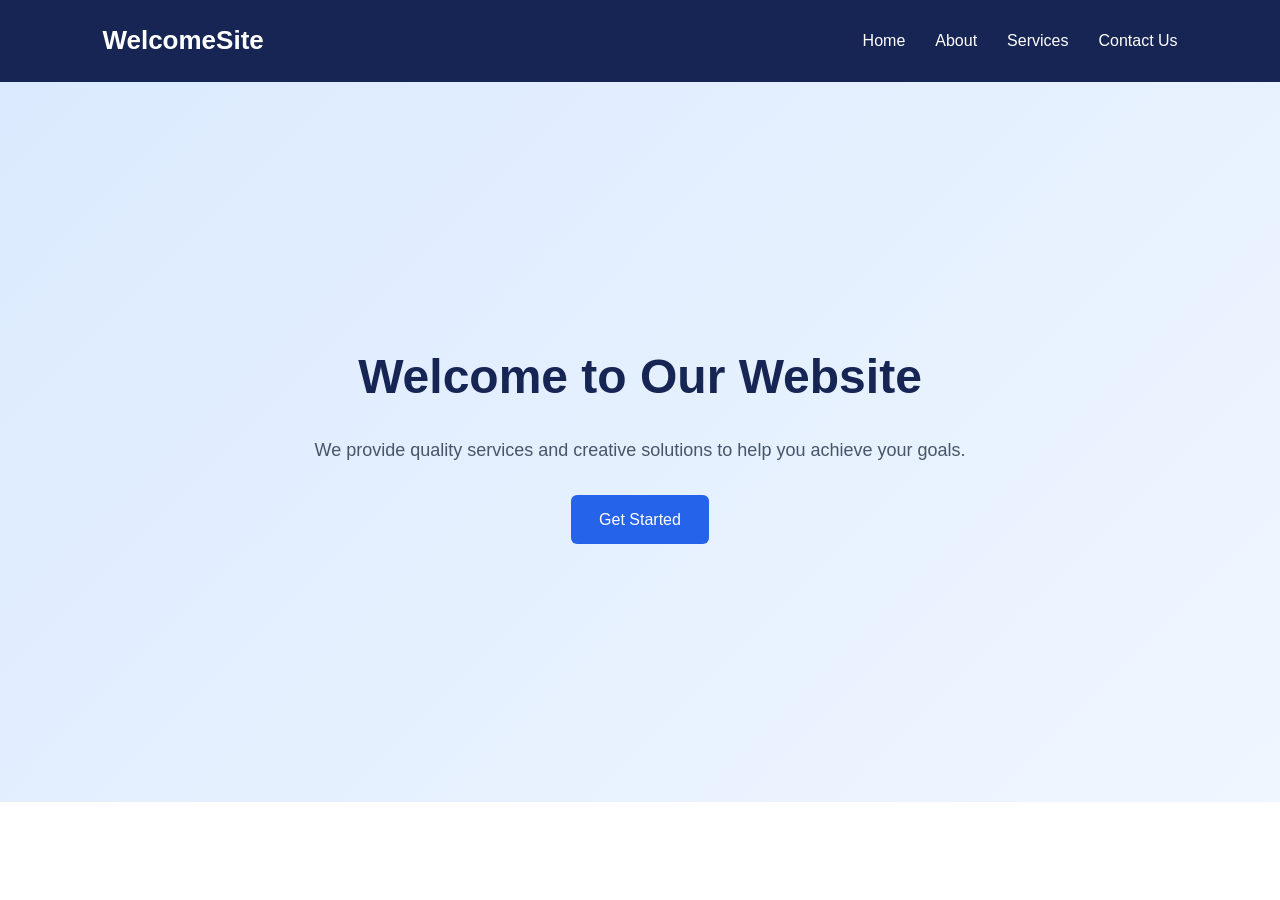
<file: index.html>
<!DOCTYPE html>
<html lang="en">
<head>
    <meta charset="UTF-8">
    <meta name="viewport" content="width=device-width, initial-scale=1.0">
    <title>Welcome to Our Website</title>
    <link rel="stylesheet" href="static/css/style.css">
</head>
<body>

    <!-- Navigation Bar -->
    <nav class="navbar">
        <h2 class="logo">WelcomeSite</h2>

        <ul class="nav-links">
            <li><a href="index.html#home">Home</a></li>
            <li><a href="about.html">About</a></li>
            <li><a href="service.html">Services</a></li>
            <li><a href="form.html">Contact Us</a></li>
        </ul>
    </nav>

    <!-- Home Section -->
    <section class="home" id="home">
        <div class="home-content">
            <h1>Welcome to Our Website</h1>
            <p>
                We provide quality services and creative solutions
                to help you achieve your goals.
            </p>
            <a href="#about" class="btn">Get Started</a>
        </div>
    </section>

    

   
    

</body>
</html>
</file>
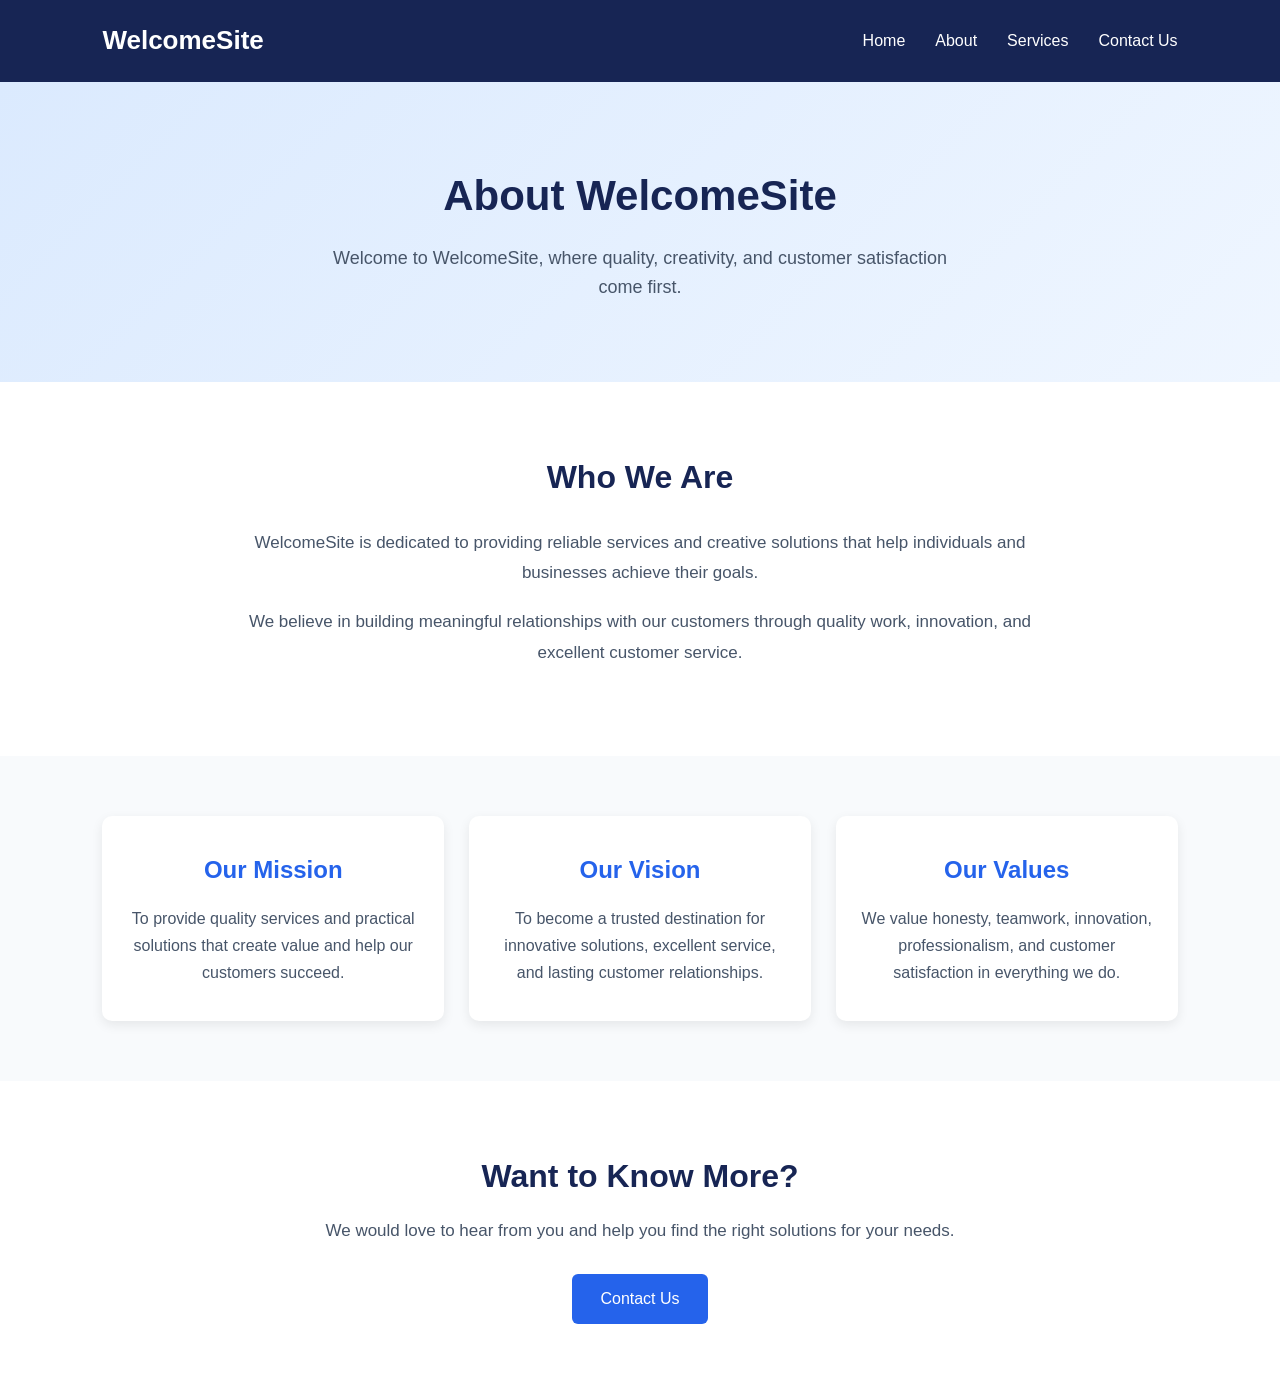
<file: about.html>
<!DOCTYPE html>
<html lang="en">
<head>
    <meta charset="UTF-8">
    <meta name="viewport" content="width=device-width, initial-scale=1.0">
    <title>About Us - WelcomeSite</title>
    <link rel="stylesheet" href="static/css/style.css">
</head>
<body>

    <!-- Navigation Bar -->
    <nav class="navbar">
        <h2 class="logo">WelcomeSite</h2>

        <ul class="nav-links">
            <li><a href="index.html">Home</a></li>
            <li><a href="about.html">About</a></li>
            <li><a href="service.html">Services</a></li>
            <li><a href="form.html">Contact Us</a></li>
        </ul>
    </nav>

    <!-- About Hero Section -->
    <section class="about-hero">
        

        <h1>About WelcomeSite</h1>

        <p>
            Welcome to WelcomeSite, where quality, creativity,
            and customer satisfaction come first.
        </p>
    </section>

    <!-- About Us Section -->
    <section class="about-section">
        <div class="about-content">
            <h2>Who We Are</h2>

            <p>
                WelcomeSite is dedicated to providing reliable services
                and creative solutions that help individuals and businesses
                achieve their goals.
            </p>

            <p>
                We believe in building meaningful relationships with our
                customers through quality work, innovation, and excellent
                customer service.
            </p>
        </div>
    </section>

    <!-- Mission and Vision -->
    <section class="mission-vision">

        <div class="info-card">
            <h2>Our Mission</h2>
            <p>
                To provide quality services and practical solutions
                that create value and help our customers succeed.
            </p>
        </div>

        <div class="info-card">
            <h2>Our Vision</h2>
            <p>
                To become a trusted destination for innovative solutions,
                excellent service, and lasting customer relationships.
            </p>
        </div>

        <div class="info-card">
            <h2>Our Values</h2>
            <p>
                We value honesty, teamwork, innovation, professionalism,
                and customer satisfaction in everything we do.
            </p>
        </div>

    </section>

    <!-- Call to Action -->
    <section class="about-contact">
        <h2>Want to Know More?</h2>

        <p>
            We would love to hear from you and help you find the
            right solutions for your needs.
        </p>

        <a href="form.html" class="btn">Contact Us</a>
    </section>

   

</body>
</html>
</file>
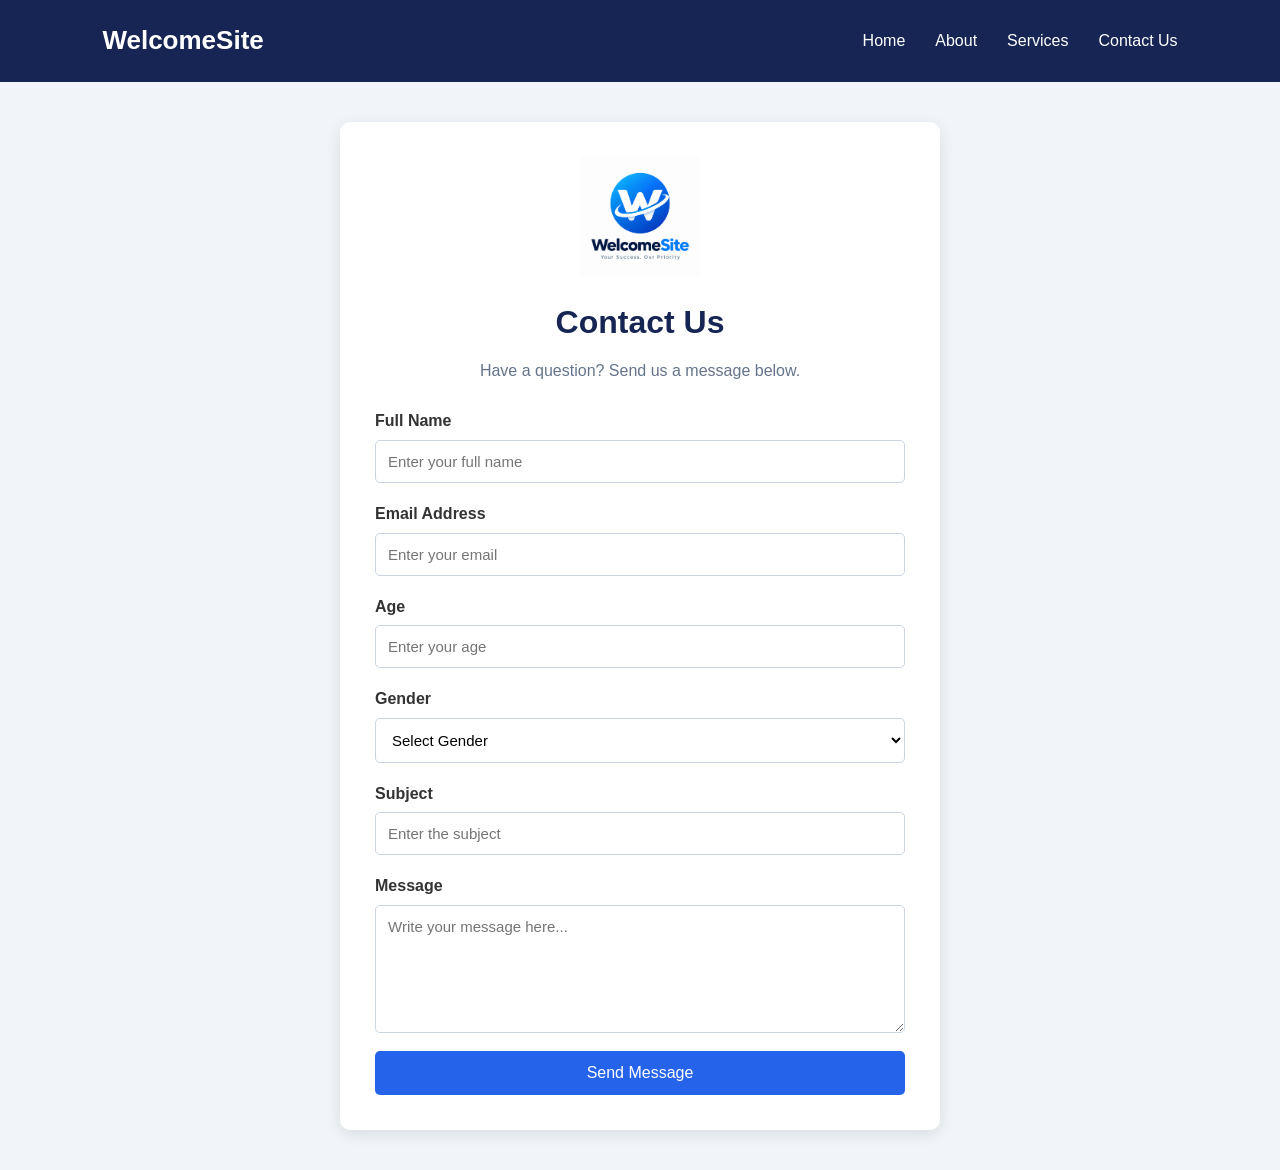
<file: form.html>
<!DOCTYPE html>
<html lang="en">
<head>
    <meta charset="UTF-8">
    <meta name="viewport" content="width=device-width, initial-scale=1.0">
    <title>Contact Us</title>
    <link rel="stylesheet" href="static/css/style.css">
</head>
<body>

    <nav class="navbar">
        <h2 class="logo">WelcomeSite</h2>

        <ul class="nav-links">
            <li><a href="index.html">Home</a></li>
            <li><a href="about.html">About</a></li>
            <li><a href="service.html">Services</a></li>
            <li><a href="form.html">Contact Us</a></li>
        </ul>
    </nav>

   
<section class="contact-section">
    <div class="contact-container">

        <!-- Logo -->
        <div class="form-logo">
            <img src="static/images/logo.png" alt="WelcomeSite Logo">
        </div>

        <h1>Contact Us</h1>
        <p>Have a question? Send us a message below.</p>

        <!-- Keep your existing form here -->
        <form action="#" method="post">

            <!-- Full Name -->
            <label for="name">Full Name</label>
            <input type="text" id="name" name="name"
                   placeholder="Enter your full name" required>

            <!-- Email -->
            <label for="email">Email Address</label>
            <input type="email" id="email" name="email"
                   placeholder="Enter your email" required>

            <!-- Age -->
            <label for="age">Age</label>
            <input type="number" id="age" name="age"
                   placeholder="Enter your age" min="1" max="120" required>

            <!-- Gender -->
            <label for="gender">Gender</label>
            <select id="gender" name="gender" required>
                <option value="">Select Gender</option>
                <option value="male">Male</option>
                <option value="female">Female</option>
            </select>

            <!-- Subject -->
            <label for="subject">Subject</label>
            <input type="text" id="subject" name="subject"
                   placeholder="Enter the subject" required>

            <!-- Message -->
            <label for="message">Message</label>
            <textarea id="message" name="message" rows="6"
                      placeholder="Write your message here..."
                      required></textarea>

            <button type="submit">Send Message</button>
        </form>

    </div>
</section>


   

</body>
</html>
</file>
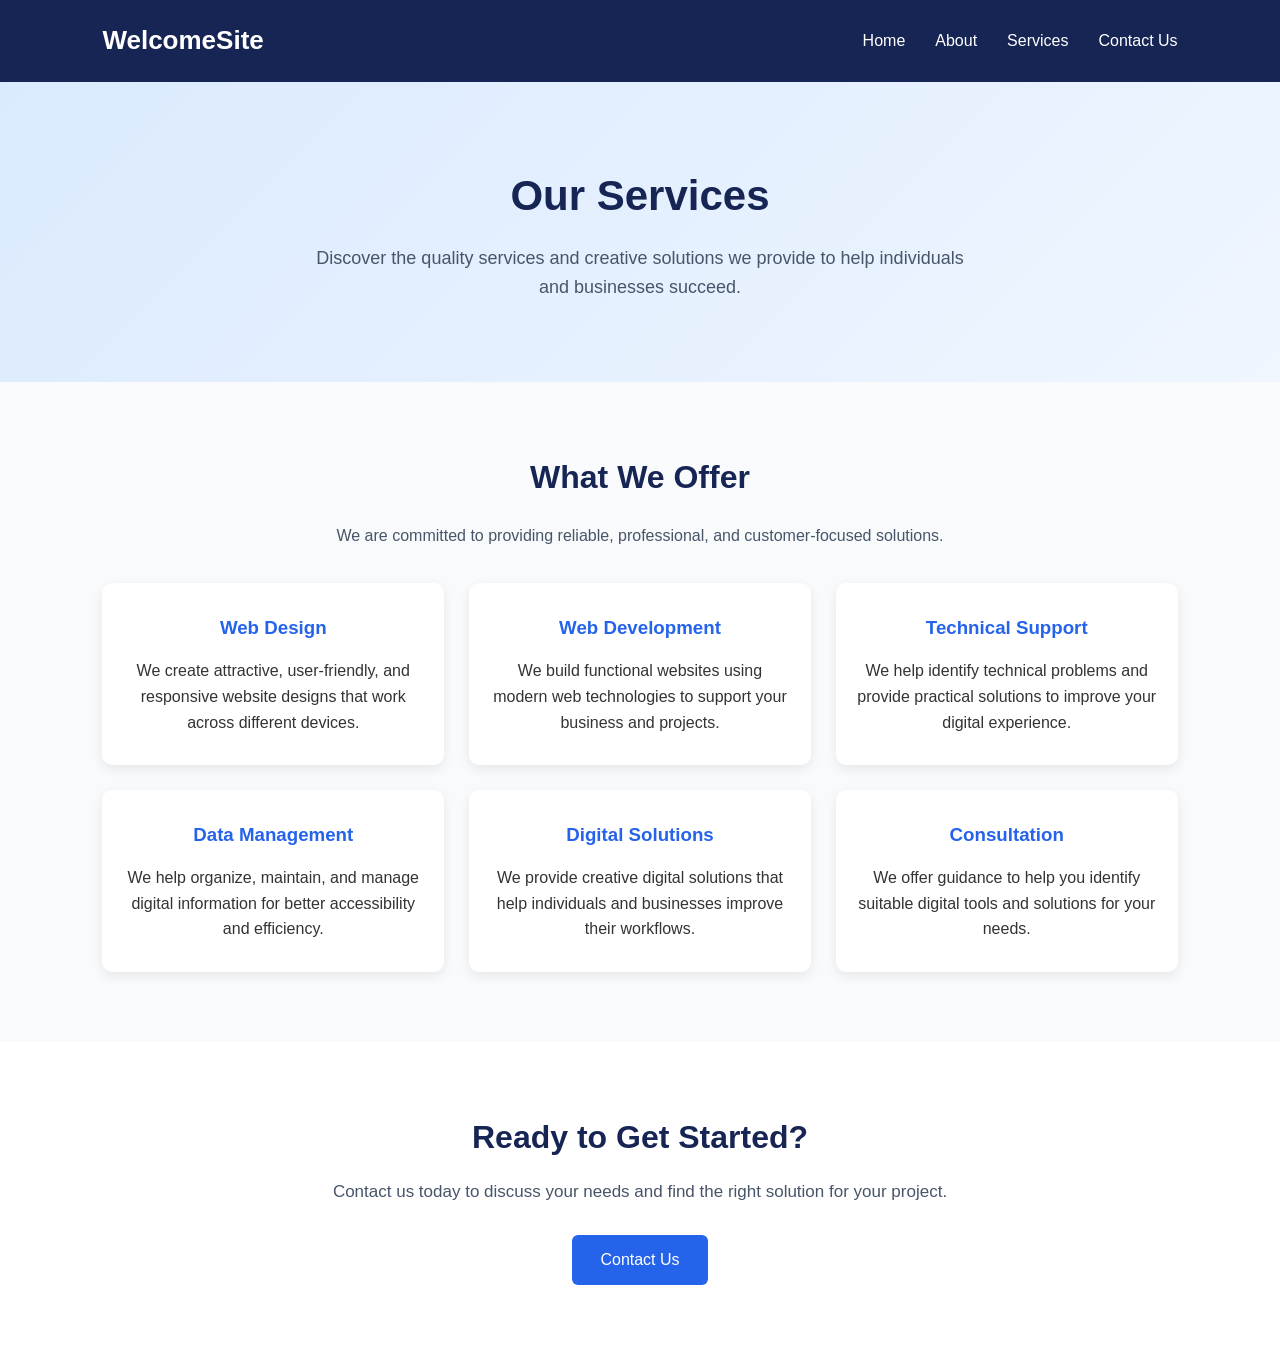
<file: service.html>
<!DOCTYPE html>
<html lang="en">
<head>
    <meta charset="UTF-8">
    <meta name="viewport" content="width=device-width, initial-scale=1.0">

    <title>Our Services - WelcomeSite</title>

    <link rel="stylesheet" href="static/css/style.css">
</head>

<body>

    <!-- Navigation Bar -->
    <nav class="navbar">
        <h2 class="logo">WelcomeSite</h2>

        <ul class="nav-links">
            <li><a href="index.html">Home</a></li>
            <li><a href="about.html">About</a></li>
            <li><a href="services.html">Services</a></li>
            <li><a href="form.html">Contact Us</a></li>
        </ul>
    </nav>

    <!-- Services Hero Section -->
    <section class="services-hero">
        <h1>Our Services</h1>
        <p>
            Discover the quality services and creative solutions
            we provide to help individuals and businesses succeed.
        </p>
    </section>

    <!-- Services Section -->
    <section class="section services">
        <h2>What We Offer</h2>

        <p class="services-description">
            We are committed to providing reliable, professional,
            and customer-focused solutions.
        </p>

        <div class="service-container">

            <div class="service-card">
                <h3>Web Design</h3>
                <p>
                    We create attractive, user-friendly, and responsive
                    website designs that work across different devices.
                </p>
            </div>

            <div class="service-card">
                <h3>Web Development</h3>
                <p>
                    We build functional websites using modern web
                    technologies to support your business and projects.
                </p>
            </div>

            <div class="service-card">
                <h3>Technical Support</h3>
                <p>
                    We help identify technical problems and provide
                    practical solutions to improve your digital experience.
                </p>
            </div>

            <div class="service-card">
                <h3>Data Management</h3>
                <p>
                    We help organize, maintain, and manage digital
                    information for better accessibility and efficiency.
                </p>
            </div>

            <div class="service-card">
                <h3>Digital Solutions</h3>
                <p>
                    We provide creative digital solutions that help
                    individuals and businesses improve their workflows.
                </p>
            </div>

            <div class="service-card">
                <h3>Consultation</h3>
                <p>
                    We offer guidance to help you identify suitable
                    digital tools and solutions for your needs.
                </p>
            </div>

        </div>
    </section>

    <!-- Call to Action -->
    <section class="services-contact">
        <h2>Ready to Get Started?</h2>

        <p>
            Contact us today to discuss your needs and find
            the right solution for your project.
        </p>

        <a href="form.html" class="btn">Contact Us</a>
    </section>

    
</body>
</html>
</file>
<file: static/css/style.css>
/* =========================
   1. GENERAL STYLING
========================= */

* {
    margin: 0;
    padding: 0;
    box-sizing: border-box;
    scroll-behavior: smooth;
}

body {
    font-family: Arial, sans-serif;
    color: #333;
    line-height: 1.6;
}

img {
    max-width: 100%;
}

/* =========================
   2. NAVIGATION BAR
========================= */

.navbar {
    display: flex;
    justify-content: space-between;
    align-items: center;
    background-color: #172554;
    padding: 20px 8%;
    color: white;
}

.logo {
    font-size: 26px;
    font-weight: bold;
}

.nav-links {
    display: flex;
    align-items: center;
    list-style: none;
    gap: 30px;
}

.nav-links a {
    text-decoration: none;
    color: white;
    font-size: 16px;
    transition: color 0.3s;
}

.nav-links a:hover {
    color: #60a5fa;
}

/* =========================
   3. BUTTONS
========================= */

.btn {
    display: inline-block;
    background-color: #2563eb;
    color: white;
    text-decoration: none;
    padding: 12px 28px;
    border-radius: 6px;
    border: none;
    cursor: pointer;
    font-size: 16px;
    transition: background-color 0.3s;
}

.btn:hover {
    background-color: #1d4ed8;
}

/* =========================
   4. HOME PAGE
========================= */

.home {
    min-height: 80vh;
    display: flex;
    justify-content: center;
    align-items: center;
    text-align: center;
    padding: 40px 20px;
    background: linear-gradient(135deg, #dbeafe, #eff6ff);
}

.home-content {
    max-width: 700px;
    margin: 0 auto;
}

.home h1 {
    font-size: 48px;
    color: #172554;
    margin-bottom: 20px;
}

.home p {
    font-size: 18px;
    color: #475569;
    margin-bottom: 30px;
}

/* =========================
   5. GENERAL SECTIONS
========================= */

.section {
    padding: 70px 8%;
    text-align: center;
}

.section h2 {
    font-size: 32px;
    color: #172554;
    margin-bottom: 20px;
}

/* =========================
   6. SERVICES
========================= */

.services {
    background-color: #f8fafc;
    text-align: center;
}

.services-description {
    max-width: 650px;
    margin: 0 auto;
    color: #475569;
    text-align: center;
}

.service-container {
    display: flex;
    justify-content: center;
    align-items: stretch;
    flex-wrap: wrap;
    gap: 25px;
    margin-top: 35px;
}

.service-card {
    flex: 1 1 260px;
    max-width: 350px;
    padding: 30px 20px;
    background-color: white;
    border-radius: 10px;
    text-align: center;
    box-shadow: 0 4px 12px rgba(0, 0, 0, 0.08);
    transition: transform 0.3s, box-shadow 0.3s;
}

.service-card:hover {
    transform: translateY(-5px);
    box-shadow: 0 8px 20px rgba(0, 0, 0, 0.12);
}

.service-card h3 {
    color: #2563eb;
    margin-bottom: 15px;
}

/* Services page heading */
.services-hero {
    min-height: 300px;
    display: flex;
    flex-direction: column;
    justify-content: center;
    align-items: center;
    text-align: center;
    padding: 60px 20px;
    background: linear-gradient(135deg, #dbeafe, #eff6ff);
}

.services-hero h1 {
    font-size: 42px;
    color: #172554;
    margin-bottom: 15px;
    text-align: center;
}

.services-hero p {
    max-width: 650px;
    margin: 0 auto;
    font-size: 18px;
    color: #475569;
    text-align: center;
}

.services .service-container {
    justify-content: center;
}

.services-contact {
    padding: 70px 20px;
    text-align: center;
    background-color: white;
}

.services-contact h2 {
    color: #172554;
    font-size: 32px;
    margin-bottom: 15px;
}

.services-contact p {
    max-width: 650px;
    margin: 0 auto 30px;
    color: #475569;
    font-size: 17px;
}

/* =========================
   7. ABOUT PAGE
========================= */

/* About hero */
.about-hero {
    min-height: 300px;
    display: flex;
    flex-direction: column;
    justify-content: center;
    align-items: center;
    text-align: center;
    padding: 60px 20px;
    background: linear-gradient(135deg, #dbeafe, #eff6ff);
}

.about-hero h1 {
    font-size: 42px;
    color: #172554;
    margin-bottom: 15px;
    text-align: center;
}

.about-hero p {
    max-width: 650px;
    margin: 0 auto;
    font-size: 18px;
    color: #475569;
    text-align: center;
}

/* Who We Are */
.about-section {
    padding: 70px 8%;
    background-color: white;
    text-align: center;
}

.about-content {
    max-width: 850px;
    margin: 0 auto;
}

.about-content h2 {
    font-size: 32px;
    color: #172554;
    margin-bottom: 25px;
}

.about-content p {
    font-size: 17px;
    color: #475569;
    margin-bottom: 18px;
    line-height: 1.8;
}

/* Mission, Vision and Values */
.mission-vision {
    display: flex;
    justify-content: center;
    align-items: stretch;
    flex-wrap: wrap;
    gap: 25px;
    padding: 60px 8%;
    background-color: #f8fafc;
}

.info-card {
    flex: 1 1 220px;
    max-width: 350px;
    padding: 35px 25px;
    background-color: white;
    border-radius: 10px;
    text-align: center;
    box-shadow: 0 4px 12px rgba(0, 0, 0, 0.08);
    transition: transform 0.3s, box-shadow 0.3s;
}

.info-card:hover {
    transform: translateY(-5px);
    box-shadow: 0 8px 20px rgba(0, 0, 0, 0.12);
}

.info-card h2 {
    color: #2563eb;
    font-size: 24px;
    margin-bottom: 15px;
}

.info-card p {
    color: #475569;
    font-size: 16px;
    line-height: 1.7;
}

/* About contact section */
.about-contact {
    padding: 70px 20px;
    text-align: center;
    background-color: white;
}

.about-contact h2 {
    color: #172554;
    font-size: 32px;
    margin-bottom: 15px;
}

.about-contact p {
    max-width: 650px;
    margin: 0 auto 30px;
    color: #475569;
    font-size: 17px;
}

/* =========================
   8. CONTACT FORM PAGE
========================= */

.contact-section {
    min-height: 85vh;
    display: flex;
    justify-content: center;
    align-items: center;
    padding: 40px 20px;
    background-color: #f1f5f9;
}

.contact-container {
    width: 100%;
    max-width: 600px;
    padding: 35px;
    background-color: white;
    border-radius: 10px;
    box-shadow: 0 4px 15px rgba(0, 0, 0, 0.1);
}

/* Contact form logo */
.form-logo {
    display: flex;
    justify-content: center;
    margin-bottom: 20px;
}

.form-logo img {
    width: 120px;
    height: 120px;
    object-fit: contain;
}

/* Contact heading and description */
.contact-container h1 {
    text-align: center;
    color: #172554;
    font-size: 32px;
    margin-bottom: 10px;
}

.contact-container p {
    text-align: center;
    color: #64748b;
    margin-bottom: 25px;
}

/* Form labels */
.contact-container label {
    display: block;
    margin-bottom: 6px;
    font-weight: bold;
}

/* Form inputs, dropdown and textarea */
.contact-container input,
.contact-container select,
.contact-container textarea {
    display: block;
    width: 100%;
    padding: 12px;
    margin-bottom: 18px;
    border: 1px solid #cbd5e1;
    border-radius: 5px;
    font-size: 15px;
    font-family: inherit;
    background-color: white;
}

.contact-container input:focus,
.contact-container select:focus,
.contact-container textarea:focus {
    outline: none;
    border-color: #2563eb;
    box-shadow: 0 0 0 2px rgba(37, 99, 235, 0.12);
}

.contact-container textarea {
    resize: vertical;
    min-height: 120px;
}

/* Submit button */
.contact-container button {
    width: 100%;
    padding: 13px;
    background-color: #2563eb;
    color: white;
    border: none;
    border-radius: 5px;
    font-size: 16px;
    cursor: pointer;
    transition: background-color 0.3s;
}

.contact-container button:hover {
    background-color: #1d4ed8;
}

/* =========================
   9. FOOTER
========================= */

footer {
    background-color: #172554;
    color: white;
    text-align: center;
    padding: 20px;
}

/* =========================
   10. RESPONSIVE DESIGN
========================= */

@media (max-width: 768px) {

    /* Navigation */
    .navbar {
        flex-direction: column;
        gap: 15px;
        padding: 20px;
    }

    .nav-links {
        flex-wrap: wrap;
        justify-content: center;
        gap: 15px;
    }

    .logo {
        font-size: 24px;
    }

    /* Home page */
    .home {
        min-height: 65vh;
    }

    .home h1 {
        font-size: 34px;
    }

    .home p {
        font-size: 16px;
    }

    /* General sections */
    .section {
        padding: 45px 20px;
    }

    .section h2 {
        font-size: 28px;
    }

    /* Services page */
    .services-hero {
        min-height: 250px;
        padding: 45px 20px;
    }

    .services-hero h1 {
        font-size: 32px;
    }

    .services-hero p {
        font-size: 16px;
    }

    .service-container,
    .services .service-container {
        flex-direction: column;
        align-items: center;
    }

    .service-card,
    .services .service-card {
        width: 100%;
        max-width: 450px;
        flex: 1 1 auto;
    }

    .services-contact {
        padding: 45px 20px;
    }

    .services-contact h2 {
        font-size: 27px;
    }

    /* About page */
    .about-hero {
        min-height: 250px;
        padding: 45px 20px;
    }

    .about-hero h1 {
        font-size: 32px;
    }

    .about-hero p {
        font-size: 16px;
    }

    .about-section {
        padding: 45px 20px;
    }

    .about-content h2 {
        font-size: 28px;
    }

    .about-content p {
        font-size: 16px;
    }

    .mission-vision {
        padding: 40px 20px;
        flex-direction: column;
        align-items: center;
    }

    .info-card {
        width: 100%;
        max-width: 450px;
        flex: 1 1 auto;
    }

    .about-contact {
        padding: 45px 20px;
    }

    .about-contact h2 {
        font-size: 27px;
    }

    /* Contact form */
    .contact-section {
        padding: 30px 15px;
    }

    .contact-container {
        padding: 25px 20px;
    }

    .contact-container h1 {
        font-size: 28px;
    }

    .form-logo img {
        width: 100px;
        height: 100px;
    }
}

/* Small mobile screens */
@media (max-width: 400px) {
    .nav-links {
        gap: 10px;
    }

    .nav-links a {
        font-size: 14px;
    }

    .home h1 {
        font-size: 30px;
    }

    .about-hero h1,
    .services-hero h1 {
        font-size: 29px;
    }

    .contact-container {
        padding: 20px 15px;
    }
}
</file>
